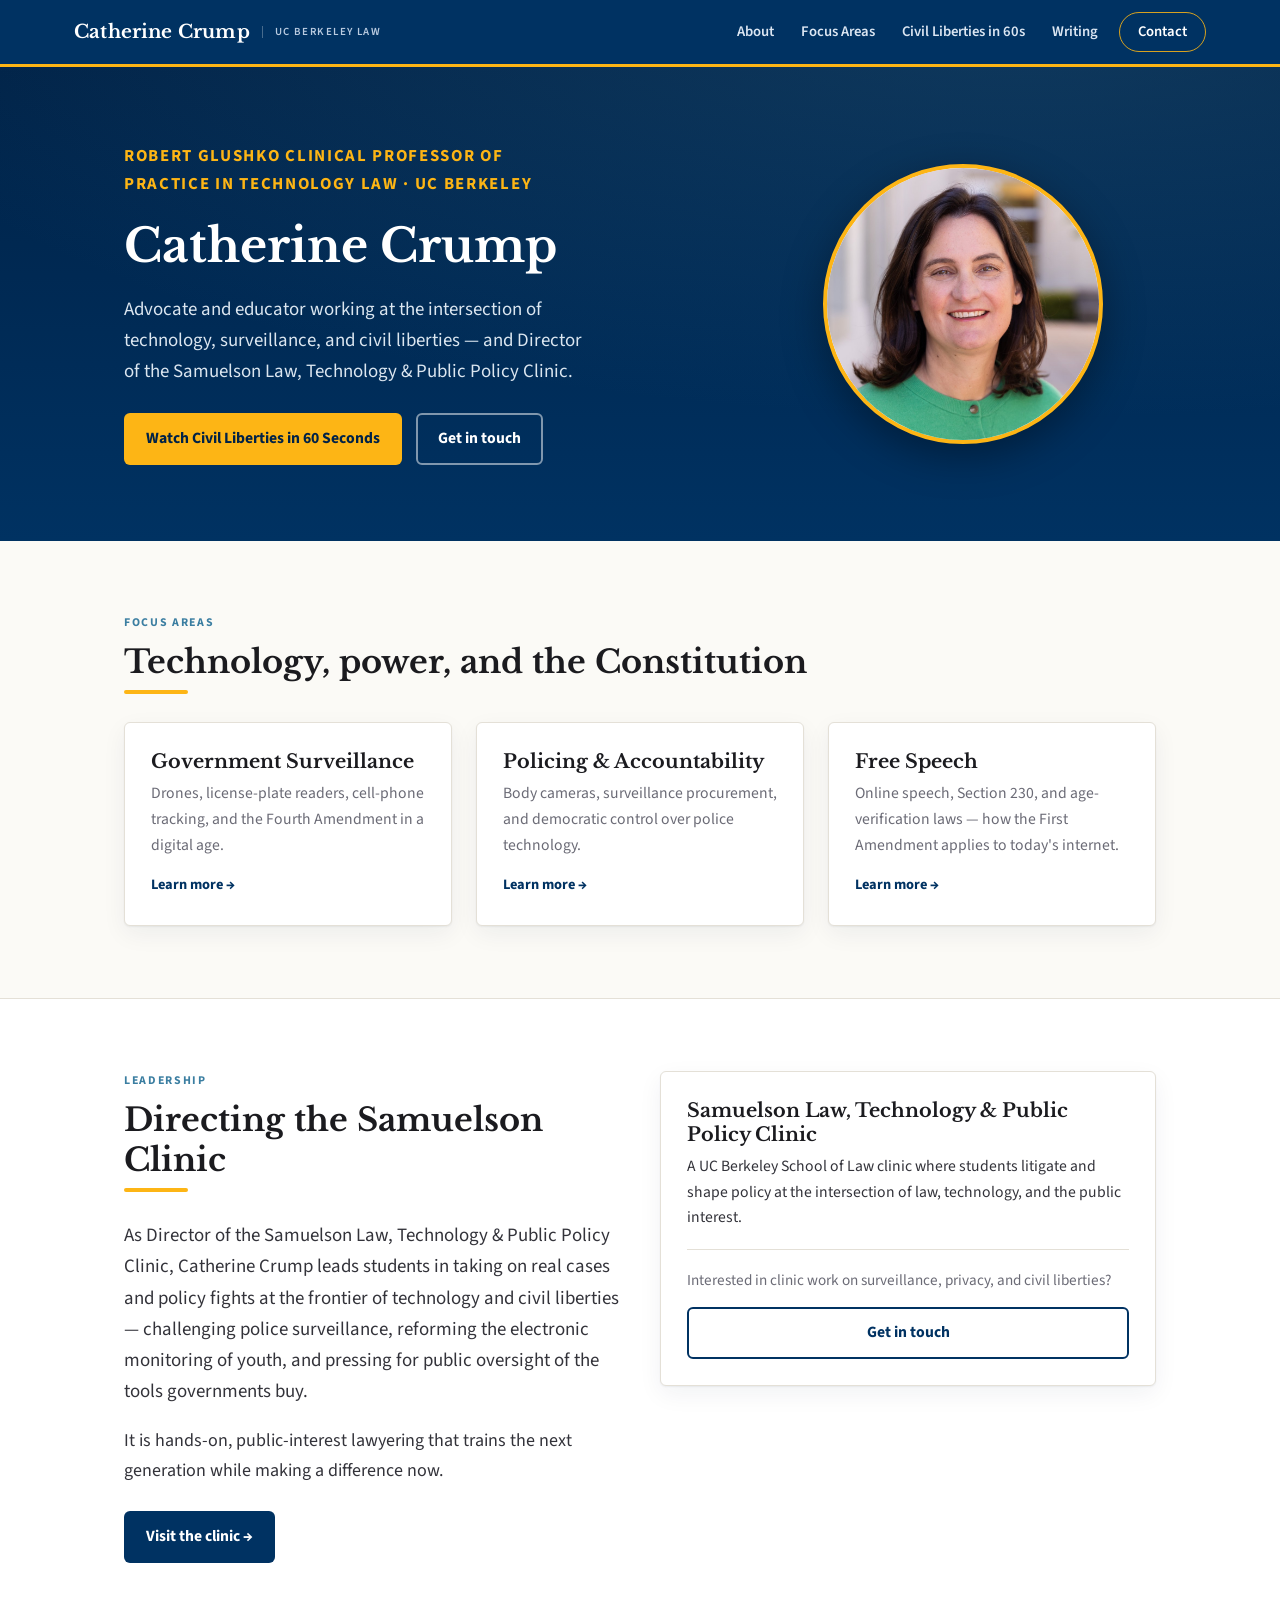
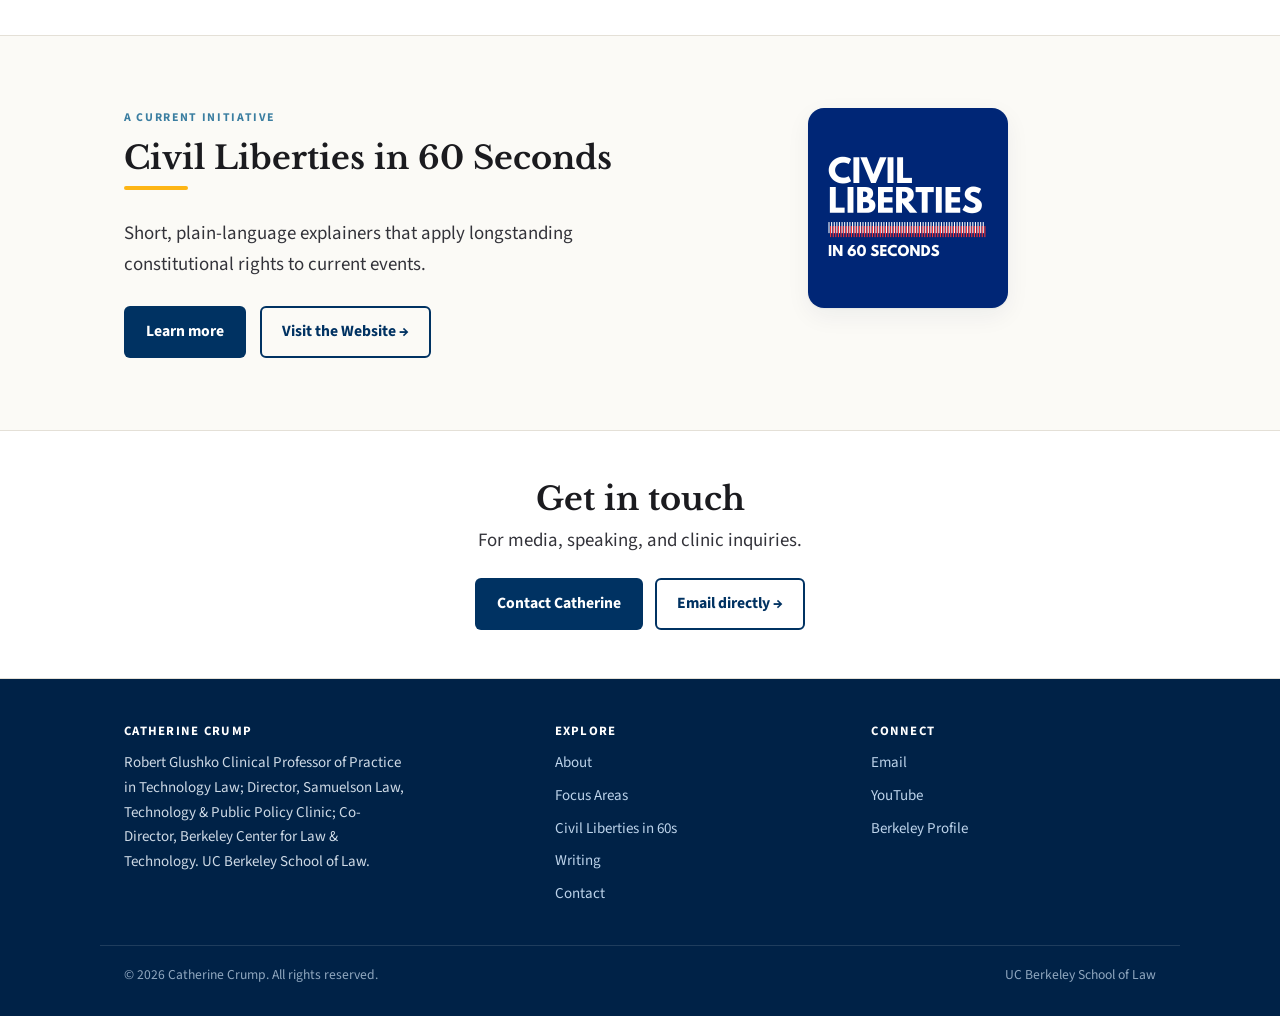
<file: index.html>
<!DOCTYPE html>
<html lang="en">
<head>
  <meta charset="UTF-8" />
  <meta name="viewport" content="width=device-width, initial-scale=1.0" />
  <title>Catherine Crump — Technology, Surveillance &amp; Civil Liberties</title>
  <meta name="description" content="Catherine Crump is the Robert Glushko Clinical Professor of Practice in Technology Law at UC Berkeley and Director of the Samuelson Law, Technology & Public Policy Clinic." />
  <link rel="icon" type="image/png" href="assets/favicon.png" />
  <link rel="apple-touch-icon" href="assets/apple-touch-icon.png" />
  <link rel="preconnect" href="https://fonts.googleapis.com" />
  <link rel="preconnect" href="https://fonts.gstatic.com" crossorigin />
  <link href="https://fonts.googleapis.com/css2?family=Libre+Baskerville:ital,wght@0,400;0,700;1,400&family=Source+Sans+3:wght@400;600;700&display=swap" rel="stylesheet" />
  <link rel="stylesheet" href="css/style.css" />
</head>
<body>
  <!-- HEADER -->
  <header class="site-header">
    <nav class="nav">
      <a class="brand" href="/">Catherine Crump <span class="brand-sub">UC Berkeley Law</span></a>
      <button class="nav-toggle" aria-label="Menu" aria-expanded="false">☰</button>
      <ul class="nav-links">
        <li><a href="about">About</a></li>
        <li><a href="areas-of-focus">Focus Areas</a></li>
        <li><a href="civil-liberties-60">Civil Liberties in 60s</a></li>
        <li><a href="writing">Writing</a></li>
        <li><a href="contact" class="nav-cta">Contact</a></li>
      </ul>
    </nav>
  </header>

  <!-- HERO -->
  <section class="hero">
    <div class="container hero-grid">
      <div>
        <p class="title">Robert Glushko Clinical Professor of Practice in Technology Law · UC Berkeley</p>
        <h1>Catherine Crump</h1>
        <p>Advocate and educator working at the intersection of technology, surveillance, and civil liberties — and Director of the Samuelson Law, Technology &amp; Public Policy Clinic.</p>
        <div class="hero-cta">
          <a class="btn btn-gold" href="civil-liberties-60">Watch Civil Liberties in 60 Seconds</a>
          <a class="btn btn-ghost" href="contact">Get in touch</a>
        </div>
      </div>
      <div>
        <div class="portrait">
          <img src="assets/catherine-crump.jpg" alt="Portrait of Catherine Crump" id="portrait" />
        </div>
      </div>
    </div>
  </section>

  <!-- FOCUS AREAS -->
  <section class="section">
    <div class="container">
      <p class="eyebrow">Focus Areas</p>
      <h2 class="section-title">Technology, power, and the Constitution</h2>
      <div class="rule"></div>
      <div class="grid-3">
        <a class="card card-link" href="areas-of-focus#government-surveillance">
          <h3>Government Surveillance</h3>
          <p>Drones, license-plate readers, cell-phone tracking, and the Fourth Amendment in a digital age.</p>
          <span class="card-more">Learn more →</span>
        </a>
        <a class="card card-link" href="areas-of-focus#policing-accountability">
          <h3>Policing &amp; Accountability</h3>
          <p>Body cameras, surveillance procurement, and democratic control over police technology.</p>
          <span class="card-more">Learn more →</span>
        </a>
        <a class="card card-link" href="areas-of-focus#free-speech">
          <h3>Free Speech</h3>
          <p>Online speech, Section 230, and age-verification laws — how the First Amendment applies to today's internet.</p>
          <span class="card-more">Learn more →</span>
        </a>
      </div>
    </div>
  </section>

  <!-- CLINIC (leadership / impact) -->
  <section class="section section--alt">
    <div class="container grid-2">
      <div>
        <p class="eyebrow">Leadership</p>
        <h2 class="section-title">Directing the Samuelson Clinic</h2>
        <div class="rule"></div>
        <p class="lead">As Director of the Samuelson Law, Technology &amp; Public Policy Clinic, Catherine Crump leads students in taking on real cases and policy fights at the frontier of technology and civil liberties — challenging police surveillance, reforming the electronic monitoring of youth, and pressing for public oversight of the tools governments buy.</p>
        <p>It is hands-on, public-interest lawyering that trains the next generation while making a difference now.</p>
        <div class="hero-cta">
          <a class="btn btn-blue" href="https://www.law.berkeley.edu/experiential/clinics/samuelson-law-technology-public-policy-clinic/" target="_blank" rel="noopener">Visit the clinic →</a>
        </div>
      </div>
      <aside>
        <div class="card">
          <h3>Samuelson Law, Technology &amp; Public Policy Clinic</h3>
          <p style="color:var(--body)">A UC Berkeley School of Law clinic where students litigate and shape policy at the intersection of law, technology, and the public interest.</p>
          <hr style="border:none;border-top:1px solid var(--line);margin:18px 0" />
          <p style="margin:0;font-size:0.95rem;color:var(--muted)">Interested in clinic work on surveillance, privacy, and civil liberties?</p>
          <a class="btn btn-ghost" style="color:var(--berkeley-blue);border-color:var(--berkeley-blue);width:100%;text-align:center;margin-top:14px" href="contact">Get in touch</a>
        </div>
      </aside>
    </div>
  </section>

  <!-- CL60 -->
  <section class="section">
    <div class="container grid-2">
      <div>
        <p class="eyebrow">A current initiative</p>
        <h2 class="section-title">Civil Liberties in 60 Seconds</h2>
        <div class="rule"></div>
        <p class="lead">Short, plain-language explainers that apply longstanding constitutional rights to current events.</p>
        <div class="hero-cta">
          <a class="btn btn-blue" href="civil-liberties-60">Learn more</a>
          <a class="btn btn-ghost" style="color:var(--berkeley-blue);border-color:var(--berkeley-blue)" href="https://homejeopardy.github.io/civil-liberties-60/" target="_blank" rel="noopener">Visit the Website →</a>
        </div>
      </div>
      <div style="text-align:center">
        <a href="https://homejeopardy.github.io/civil-liberties-60/" target="_blank" rel="noopener" aria-label="Visit the Civil Liberties in 60 Seconds website">
          <img src="assets/cl60-logo.png" alt="Civil Liberties in 60 Seconds logo" style="width:200px;margin:0 auto;border-radius:16px;box-shadow:var(--shadow)" />
        </a>
      </div>
    </div>
  </section>

  <!-- CLOSING CTA -->
  <section class="section--tight section--alt">
    <div class="container" style="text-align:center">
      <h2 class="section-title" style="margin-bottom:6px">Get in touch</h2>
      <p class="lead" style="margin:0 auto 22px">For media, speaking, and clinic inquiries.</p>
      <div class="contact-links" style="justify-content:center">
        <a class="btn btn-blue" href="contact">Contact Catherine</a>
        <a class="btn btn-ghost" style="color:var(--berkeley-blue);border-color:var(--berkeley-blue)" href="mailto:ccrump@clinical.law.berkeley.edu">Email directly →</a>
      </div>
    </div>
  </section>

  <!-- FOOTER -->
  <footer class="site-footer">
    <div class="container footer-grid">
      <div>
        <h4>Catherine Crump</h4>
        <p style="margin:0;max-width:40ch">Robert Glushko Clinical Professor of Practice in Technology Law; Director, Samuelson Law, Technology &amp; Public Policy Clinic; Co-Director, Berkeley Center for Law &amp; Technology. UC Berkeley School of Law.</p>
      </div>
      <div>
        <h4>Explore</h4>
        <ul>
          <li><a href="about">About</a></li>
          <li><a href="areas-of-focus">Focus Areas</a></li>
          <li><a href="civil-liberties-60">Civil Liberties in 60s</a></li>
          <li><a href="writing">Writing</a></li>
          <li><a href="contact">Contact</a></li>
        </ul>
      </div>
      <div>
        <h4>Connect</h4>
        <ul>
          <li><a href="mailto:ccrump@clinical.law.berkeley.edu">Email</a></li>
          <li><a href="https://www.youtube.com/@profcrump" target="_blank" rel="noopener">YouTube</a></li>
          <li><a href="https://www.law.berkeley.edu/our-faculty/faculty-profiles/catherine-crump/" target="_blank" rel="noopener">Berkeley Profile</a></li>
        </ul>
      </div>
    </div>
    <div class="container footer-bottom">
      <span>© <span id="year">2026</span> Catherine Crump. All rights reserved.</span>
      <span>UC Berkeley School of Law</span>
    </div>
  </footer>

  <script src="js/main.js"></script>
  <script>document.getElementById("year").textContent = new Date().getFullYear();</script>
</body>
</html>
</file>
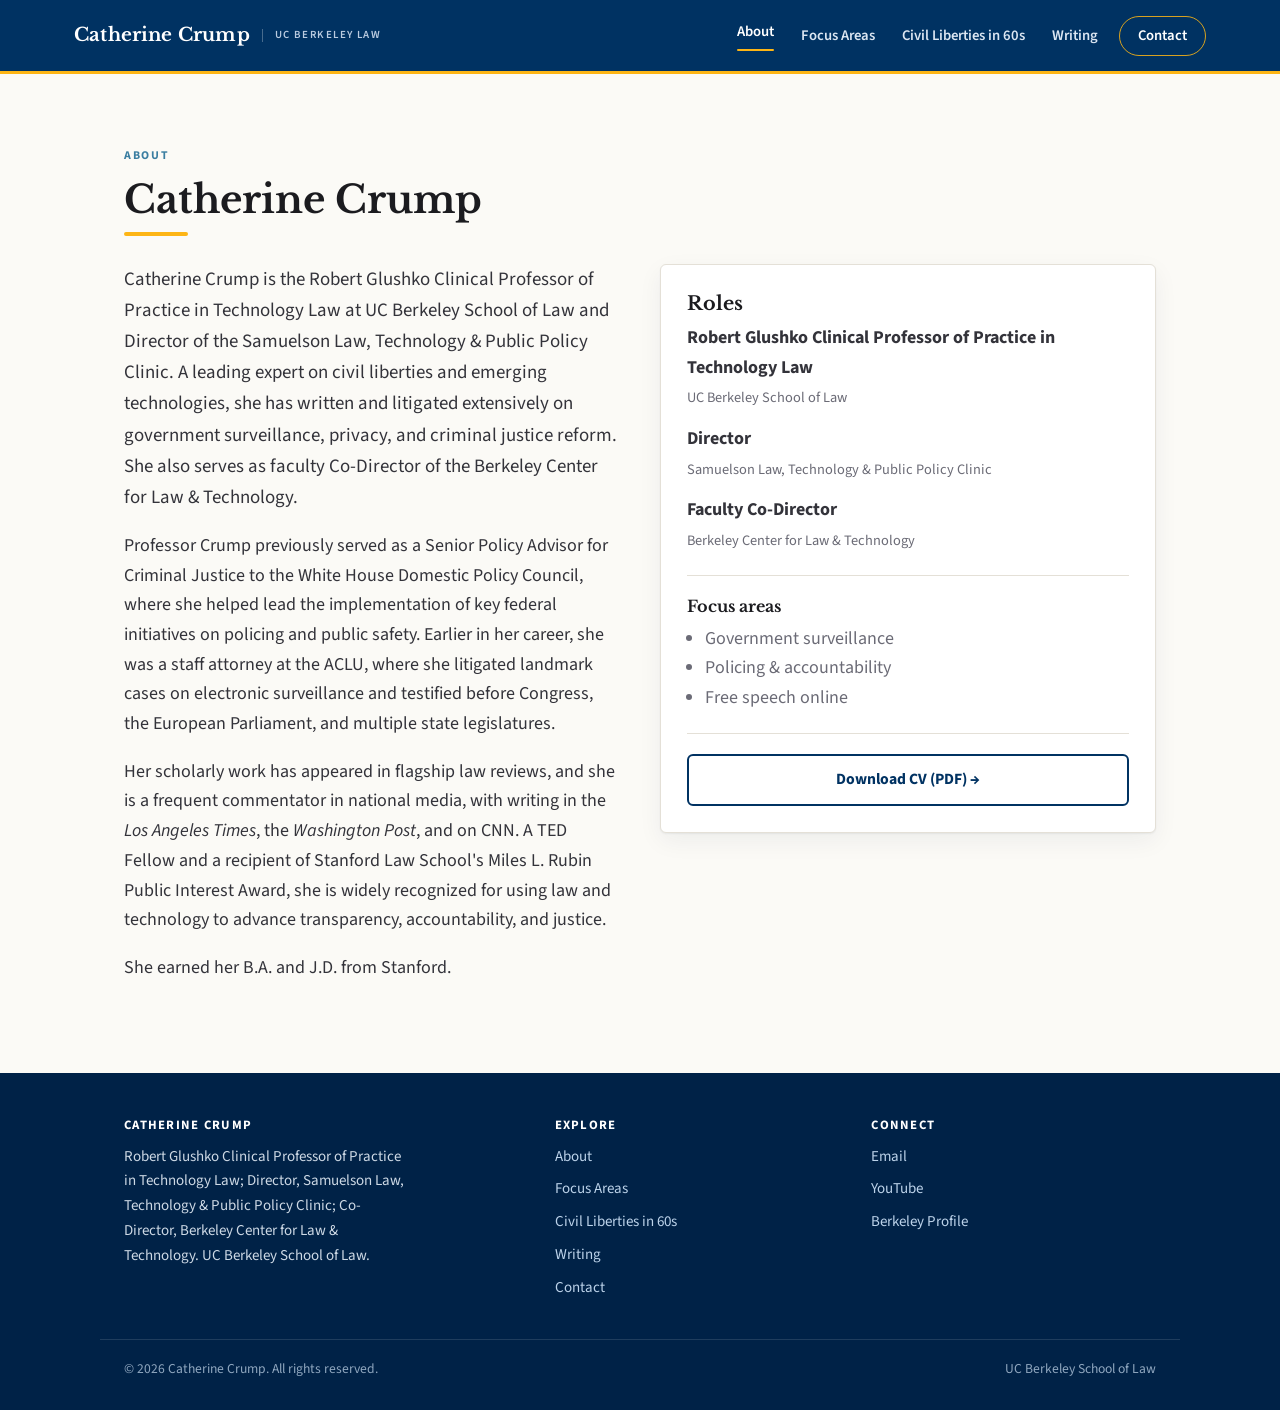
<file: about.html>
<!DOCTYPE html>
<html lang="en">
<head>
  <meta charset="UTF-8" />
  <meta name="viewport" content="width=device-width, initial-scale=1.0" />
  <title>About — Catherine Crump</title>
  <meta name="description" content="About Catherine Crump — Robert Glushko Clinical Professor of Practice in Technology Law at UC Berkeley, Director of the Samuelson Clinic, and a leading voice on surveillance and civil liberties." />
  <link rel="icon" type="image/png" href="assets/favicon.png" />
  <link rel="apple-touch-icon" href="assets/apple-touch-icon.png" />
  <link rel="preconnect" href="https://fonts.googleapis.com" />
  <link rel="preconnect" href="https://fonts.gstatic.com" crossorigin />
  <link href="https://fonts.googleapis.com/css2?family=Libre+Baskerville:ital,wght@0,400;0,700;1,400&family=Source+Sans+3:wght@400;600;700&display=swap" rel="stylesheet" />
  <link rel="stylesheet" href="css/style.css" />
</head>
<body>
  <header class="site-header">
    <nav class="nav">
      <a class="brand" href="/">Catherine Crump <span class="brand-sub">UC Berkeley Law</span></a>
      <button class="nav-toggle" aria-label="Menu" aria-expanded="false">☰</button>
      <ul class="nav-links">
        <li><a href="about" class="active">About</a></li>
        <li><a href="areas-of-focus">Focus Areas</a></li>
        <li><a href="civil-liberties-60">Civil Liberties in 60s</a></li>
        <li><a href="writing">Writing</a></li>
        <li><a href="contact" class="nav-cta">Contact</a></li>
      </ul>
    </nav>
  </header>

  <section class="section">
    <div class="container">
      <p class="eyebrow">About</p>
      <h1 class="section-title" style="font-size:2.4rem">Catherine Crump</h1>
      <div class="rule"></div>

      <div class="grid-2">
        <div class="prose">
          <p class="lead">Catherine Crump is the Robert Glushko Clinical Professor of Practice in Technology Law at UC Berkeley School of Law and Director of the Samuelson Law, Technology &amp; Public Policy Clinic. A leading expert on civil liberties and emerging technologies, she has written and litigated extensively on government surveillance, privacy, and criminal justice reform. She also serves as faculty Co-Director of the Berkeley Center for Law &amp; Technology.</p>

          <p>Professor Crump previously served as a Senior Policy Advisor for Criminal Justice to the White House Domestic Policy Council, where she helped lead the implementation of key federal initiatives on policing and public safety. Earlier in her career, she was a staff attorney at the ACLU, where she litigated landmark cases on electronic surveillance and testified before Congress, the European Parliament, and multiple state legislatures.</p>

          <p>Her scholarly work has appeared in flagship law reviews, and she is a frequent commentator in national media, with writing in the <em>Los Angeles Times</em>, the <em>Washington Post</em>, and on CNN. A TED Fellow and a recipient of Stanford Law School's Miles L. Rubin Public Interest Award, she is widely recognized for using law and technology to advance transparency, accountability, and justice.</p>

          <p>She earned her B.A. and J.D. from Stanford.</p>
        </div>

        <aside>
          <div class="card">
            <h3>Roles</h3>
            <ul style="padding-left:0;list-style:none;margin:0;color:var(--body)">
              <li style="margin-bottom:12px"><strong>Robert Glushko Clinical Professor of Practice in Technology Law</strong><br><span style="color:var(--muted);font-size:0.9rem">UC Berkeley School of Law</span></li>
              <li style="margin-bottom:12px"><strong>Director</strong><br><span style="color:var(--muted);font-size:0.9rem">Samuelson Law, Technology &amp; Public Policy Clinic</span></li>
              <li><strong>Faculty Co-Director</strong><br><span style="color:var(--muted);font-size:0.9rem">Berkeley Center for Law &amp; Technology</span></li>
            </ul>
            <hr style="border:none;border-top:1px solid var(--line);margin:20px 0" />
            <h3 style="font-size:1rem">Focus areas</h3>
            <ul style="padding-left:18px;margin:0;color:var(--muted)">
              <li>Government surveillance</li>
              <li>Policing &amp; accountability</li>
              <li>Free speech online</li>
            </ul>
            <hr style="border:none;border-top:1px solid var(--line);margin:20px 0" />
            <a class="btn btn-ghost" style="color:var(--berkeley-blue);border-color:var(--berkeley-blue);width:100%;text-align:center" href="https://www.law.berkeley.edu/library/resources/cvs/Crump.pdf" target="_blank" rel="noopener">Download CV (PDF) →</a>
          </div>
        </aside>
      </div>
    </div>
  </section>

  <footer class="site-footer">
    <div class="container footer-grid">
      <div>
        <h4>Catherine Crump</h4>
        <p style="margin:0;max-width:40ch">Robert Glushko Clinical Professor of Practice in Technology Law; Director, Samuelson Law, Technology &amp; Public Policy Clinic; Co-Director, Berkeley Center for Law &amp; Technology. UC Berkeley School of Law.</p>
      </div>
      <div>
        <h4>Explore</h4>
        <ul>
          <li><a href="about">About</a></li>
          <li><a href="areas-of-focus">Focus Areas</a></li>
          <li><a href="civil-liberties-60">Civil Liberties in 60s</a></li>
          <li><a href="writing">Writing</a></li>
          <li><a href="contact">Contact</a></li>
        </ul>
      </div>
      <div>
        <h4>Connect</h4>
        <ul>
          <li><a href="mailto:ccrump@clinical.law.berkeley.edu">Email</a></li>
          <li><a href="https://www.youtube.com/@profcrump" target="_blank" rel="noopener">YouTube</a></li>
          <li><a href="https://www.law.berkeley.edu/our-faculty/faculty-profiles/catherine-crump/" target="_blank" rel="noopener">Berkeley Profile</a></li>
        </ul>
      </div>
    </div>
    <div class="container footer-bottom">
      <span>© <span id="year">2026</span> Catherine Crump. All rights reserved.</span>
      <span>UC Berkeley School of Law</span>
    </div>
  </footer>

  <script src="js/main.js"></script>
  <script>document.getElementById("year").textContent = new Date().getFullYear();</script>
</body>
</html>
</file>
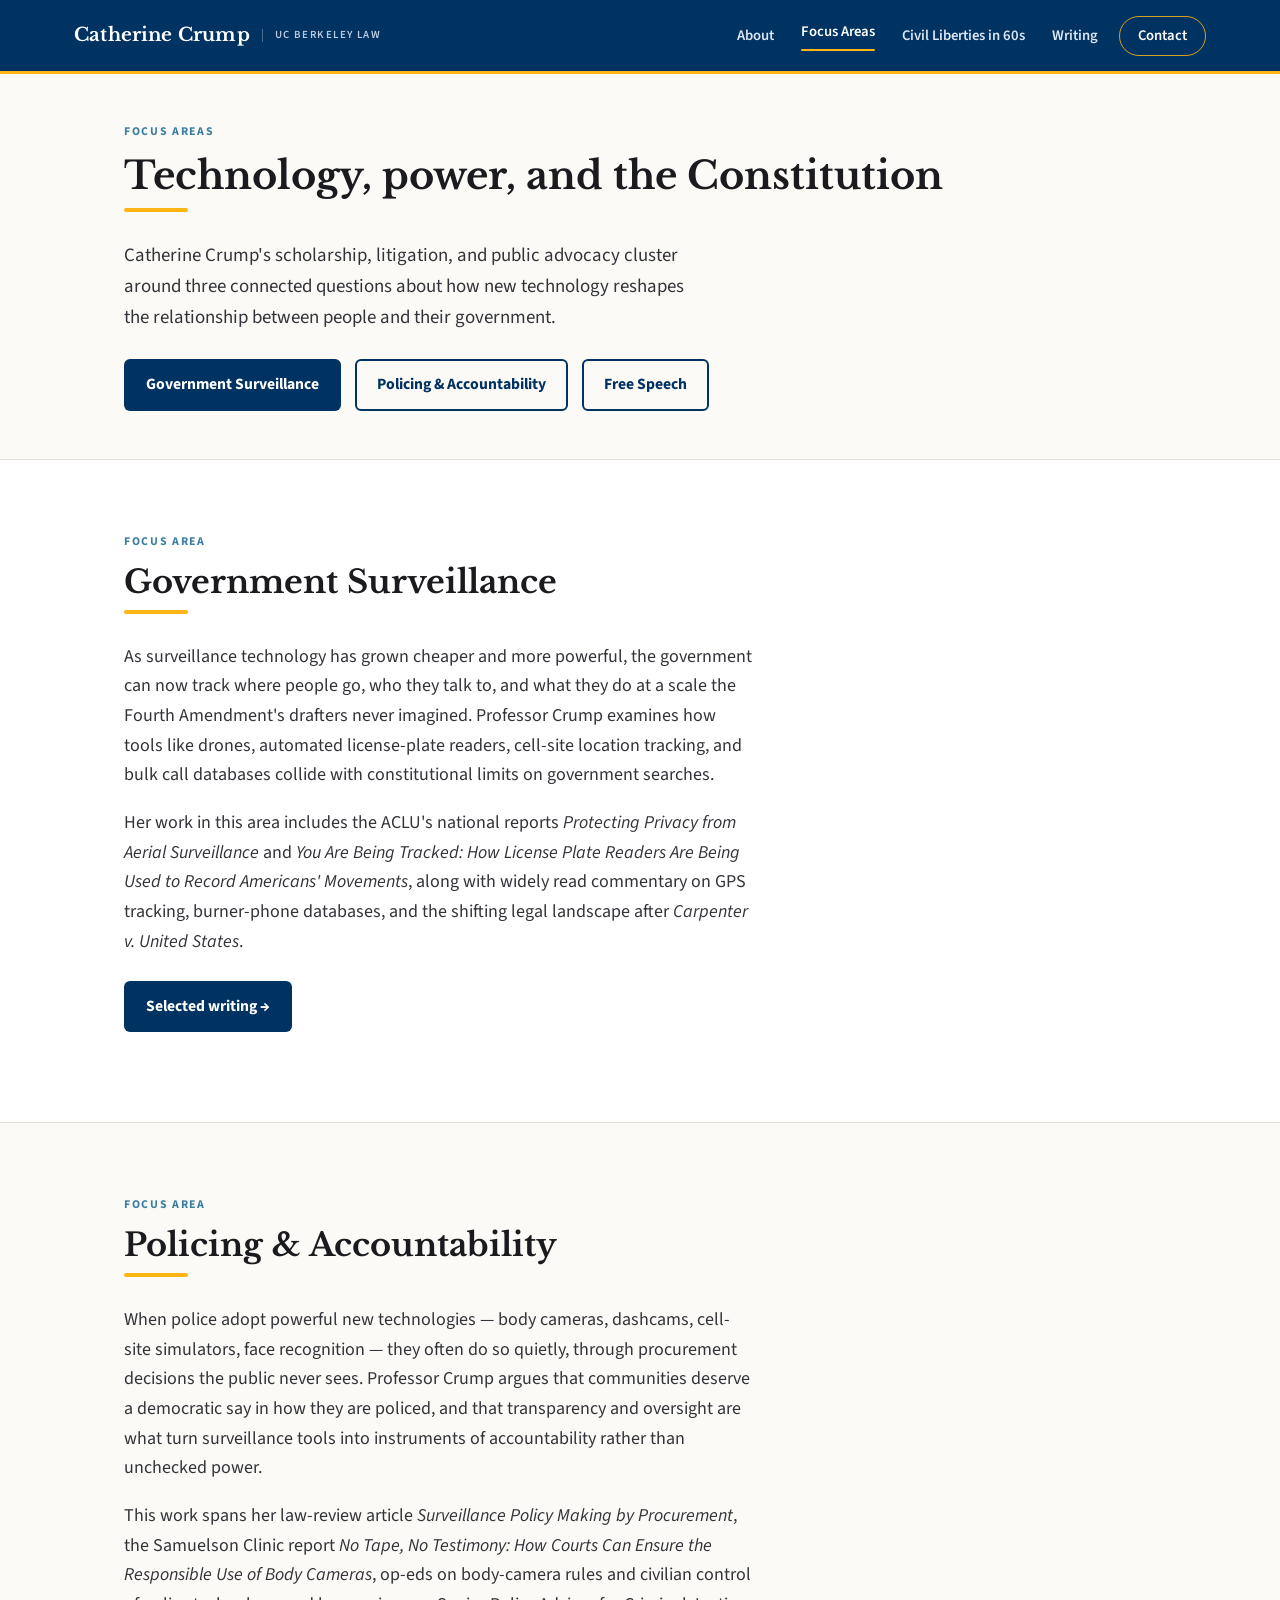
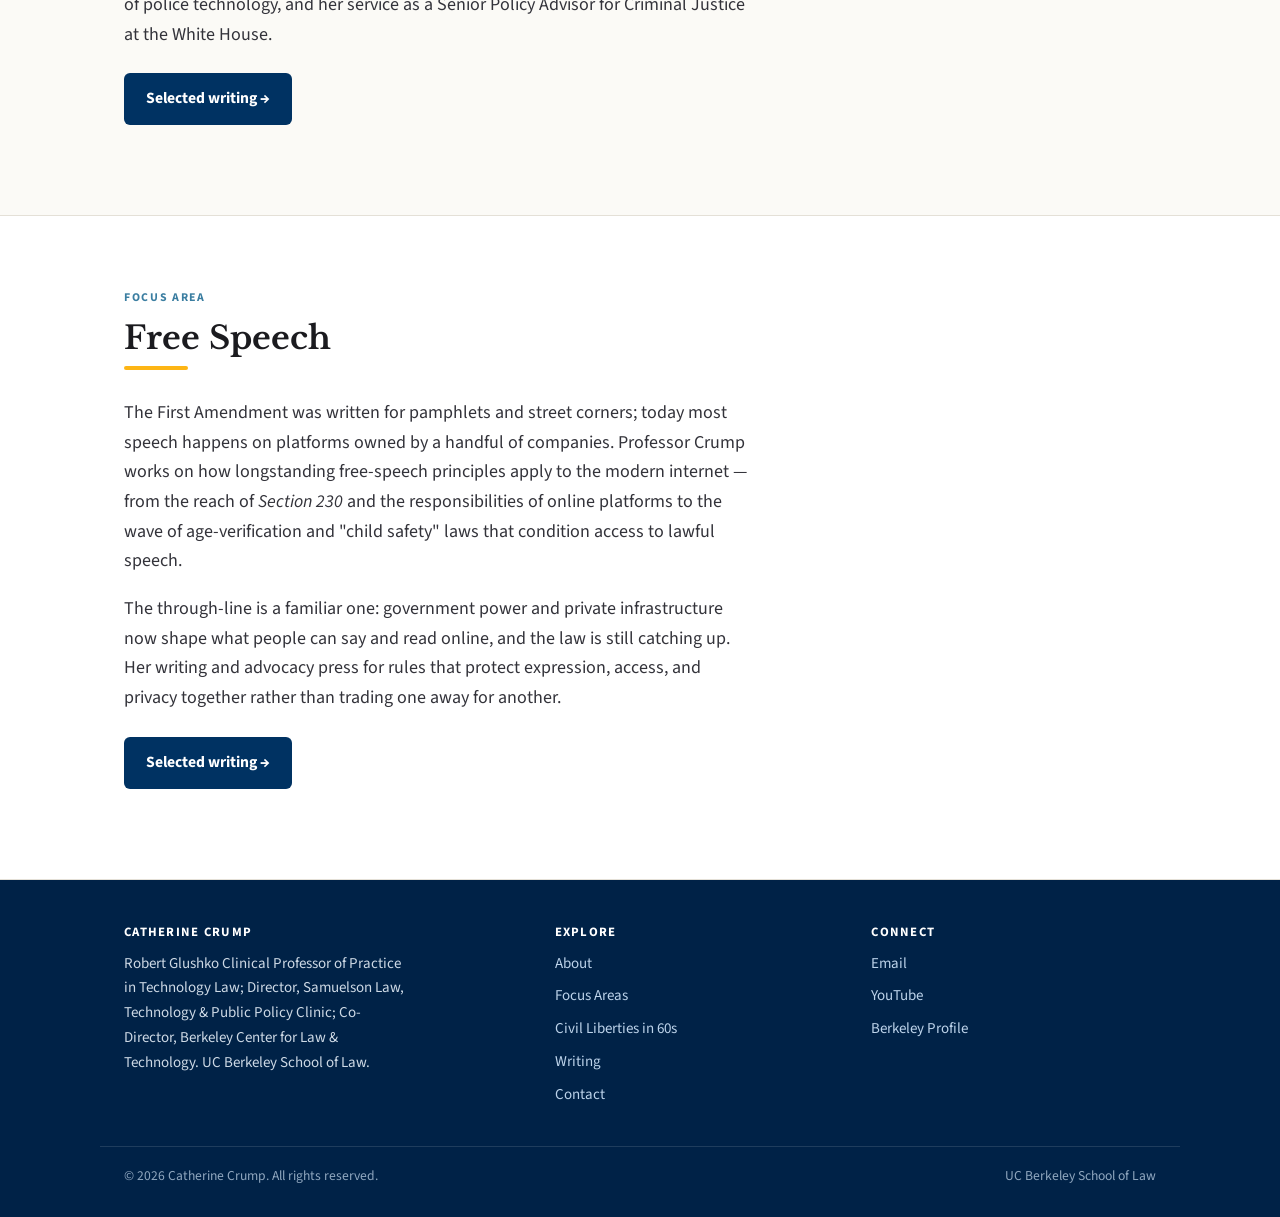
<file: areas-of-focus.html>
<!DOCTYPE html>
<html lang="en">
<head>
  <meta charset="UTF-8" />
  <meta name="viewport" content="width=device-width, initial-scale=1.0" />
  <title>Focus Areas — Catherine Crump</title>
  <meta name="description" content="Catherine Crump's focus areas: government surveillance, policing and accountability, and free speech online." />
  <link rel="icon" type="image/png" href="assets/favicon.png" />
  <link rel="apple-touch-icon" href="assets/apple-touch-icon.png" />
  <link rel="preconnect" href="https://fonts.googleapis.com" />
  <link rel="preconnect" href="https://fonts.gstatic.com" crossorigin />
  <link href="https://fonts.googleapis.com/css2?family=Libre+Baskerville:ital,wght@0,400;0,700;1,400&family=Source+Sans+3:wght@400;600;700&display=swap" rel="stylesheet" />
  <link rel="stylesheet" href="css/style.css" />
</head>
<body>
  <header class="site-header">
    <nav class="nav">
      <a class="brand" href="/">Catherine Crump <span class="brand-sub">UC Berkeley Law</span></a>
      <button class="nav-toggle" aria-label="Menu" aria-expanded="false">☰</button>
      <ul class="nav-links">
        <li><a href="about">About</a></li>
        <li><a href="areas-of-focus" class="active">Focus Areas</a></li>
        <li><a href="civil-liberties-60">Civil Liberties in 60s</a></li>
        <li><a href="writing">Writing</a></li>
        <li><a href="contact" class="nav-cta">Contact</a></li>
      </ul>
    </nav>
  </header>

  <!-- INTRO -->
  <section class="section section--tight">
    <div class="container">
      <p class="eyebrow">Focus Areas</p>
      <h1 class="section-title" style="font-size:2.4rem">Technology, power, and the Constitution</h1>
      <div class="rule"></div>
      <p class="lead" style="max-width:64ch">Catherine Crump's scholarship, litigation, and public advocacy cluster around three connected questions about how new technology reshapes the relationship between people and their government.</p>
      <div class="hero-cta">
        <a class="btn btn-blue" href="#government-surveillance">Government Surveillance</a>
        <a class="btn btn-ghost" style="color:var(--berkeley-blue);border-color:var(--berkeley-blue)" href="#policing-accountability">Policing &amp; Accountability</a>
        <a class="btn btn-ghost" style="color:var(--berkeley-blue);border-color:var(--berkeley-blue)" href="#free-speech">Free Speech</a>
      </div>
    </div>
  </section>

  <!-- GOVERNMENT SURVEILLANCE -->
  <section class="section section--alt focus-section" id="government-surveillance">
    <div class="container">
      <p class="eyebrow">Focus Area</p>
      <h2 class="section-title">Government Surveillance</h2>
      <div class="rule"></div>
      <div class="prose" style="max-width:70ch">
        <p>As surveillance technology has grown cheaper and more powerful, the government can now track where people go, who they talk to, and what they do at a scale the Fourth Amendment's drafters never imagined. Professor Crump examines how tools like drones, automated license-plate readers, cell-site location tracking, and bulk call databases collide with constitutional limits on government searches.</p>
        <p>Her work in this area includes the ACLU's national reports <em>Protecting Privacy from Aerial Surveillance</em> and <em>You Are Being Tracked: How License Plate Readers Are Being Used to Record Americans' Movements</em>, along with widely read commentary on GPS tracking, burner-phone databases, and the shifting legal landscape after <em>Carpenter v. United States</em>.</p>
      </div>
      <p style="margin-top:24px"><a class="btn btn-blue" href="writing">Selected writing →</a></p>
    </div>
  </section>

  <!-- POLICING & ACCOUNTABILITY -->
  <section class="section focus-section" id="policing-accountability">
    <div class="container">
      <p class="eyebrow">Focus Area</p>
      <h2 class="section-title">Policing &amp; Accountability</h2>
      <div class="rule"></div>
      <div class="prose" style="max-width:70ch">
        <p>When police adopt powerful new technologies — body cameras, dashcams, cell-site simulators, face recognition — they often do so quietly, through procurement decisions the public never sees. Professor Crump argues that communities deserve a democratic say in how they are policed, and that transparency and oversight are what turn surveillance tools into instruments of accountability rather than unchecked power.</p>
        <p>This work spans her law-review article <em>Surveillance Policy Making by Procurement</em>, the Samuelson Clinic report <em>No Tape, No Testimony: How Courts Can Ensure the Responsible Use of Body Cameras</em>, op-eds on body-camera rules and civilian control of police technology, and her service as a Senior Policy Advisor for Criminal Justice at the White House.</p>
      </div>
      <p style="margin-top:24px"><a class="btn btn-blue" href="writing">Selected writing →</a></p>
    </div>
  </section>

  <!-- FREE SPEECH -->
  <section class="section section--alt focus-section" id="free-speech">
    <div class="container">
      <p class="eyebrow">Focus Area</p>
      <h2 class="section-title">Free Speech</h2>
      <div class="rule"></div>
      <div class="prose" style="max-width:70ch">
        <p>The First Amendment was written for pamphlets and street corners; today most speech happens on platforms owned by a handful of companies. Professor Crump works on how longstanding free-speech principles apply to the modern internet — from the reach of <em>Section 230</em> and the responsibilities of online platforms to the wave of age-verification and "child safety" laws that condition access to lawful speech.</p>
        <p>The through-line is a familiar one: government power and private infrastructure now shape what people can say and read online, and the law is still catching up. Her writing and advocacy press for rules that protect expression, access, and privacy together rather than trading one away for another.</p>
      </div>
      <p style="margin-top:24px"><a class="btn btn-blue" href="writing">Selected writing →</a></p>
    </div>
  </section>

  <footer class="site-footer">
    <div class="container footer-grid">
      <div>
        <h4>Catherine Crump</h4>
        <p style="margin:0;max-width:40ch">Robert Glushko Clinical Professor of Practice in Technology Law; Director, Samuelson Law, Technology &amp; Public Policy Clinic; Co-Director, Berkeley Center for Law &amp; Technology. UC Berkeley School of Law.</p>
      </div>
      <div>
        <h4>Explore</h4>
        <ul>
          <li><a href="about">About</a></li>
          <li><a href="areas-of-focus">Focus Areas</a></li>
          <li><a href="civil-liberties-60">Civil Liberties in 60s</a></li>
          <li><a href="writing">Writing</a></li>
          <li><a href="contact">Contact</a></li>
        </ul>
      </div>
      <div>
        <h4>Connect</h4>
        <ul>
          <li><a href="mailto:ccrump@clinical.law.berkeley.edu">Email</a></li>
          <li><a href="https://www.youtube.com/@profcrump" target="_blank" rel="noopener">YouTube</a></li>
          <li><a href="https://www.law.berkeley.edu/our-faculty/faculty-profiles/catherine-crump/" target="_blank" rel="noopener">Berkeley Profile</a></li>
        </ul>
      </div>
    </div>
    <div class="container footer-bottom">
      <span>© <span id="year">2026</span> Catherine Crump. All rights reserved.</span>
      <span>UC Berkeley School of Law</span>
    </div>
  </footer>

  <script src="js/main.js"></script>
  <script>document.getElementById("year").textContent = new Date().getFullYear();</script>
</body>
</html>
</file>
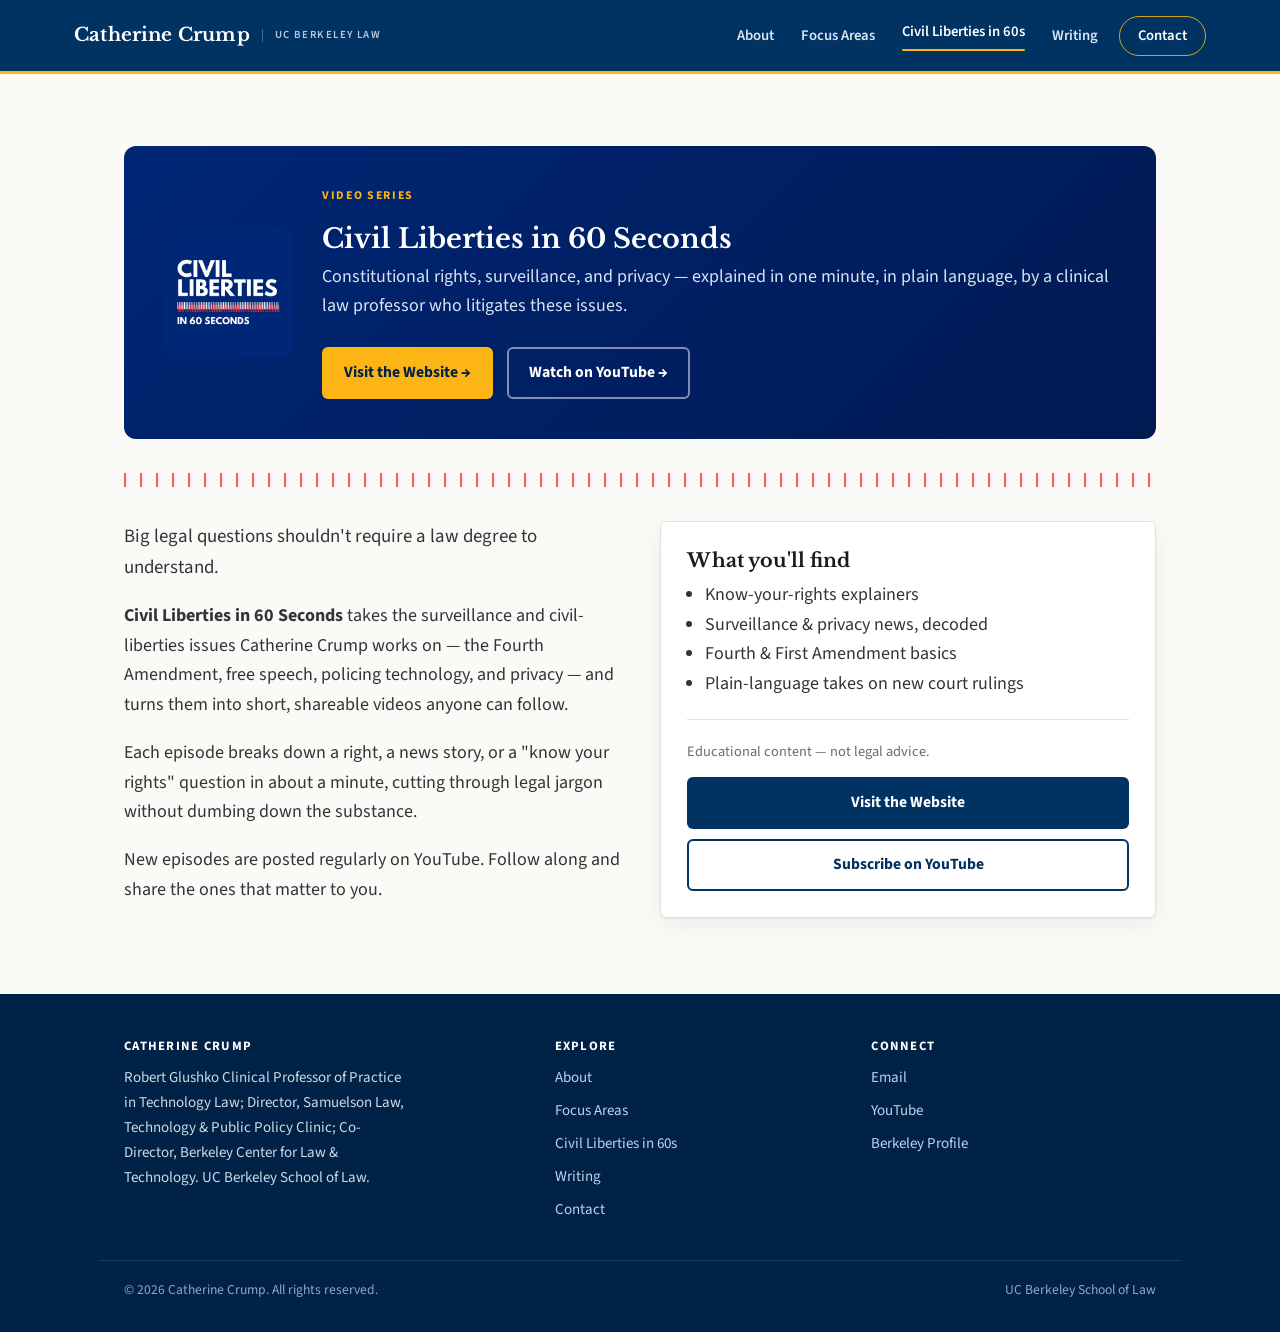
<file: civil-liberties-60.html>
<!DOCTYPE html>
<html lang="en">
<head>
  <meta charset="UTF-8" />
  <meta name="viewport" content="width=device-width, initial-scale=1.0" />
  <title>Civil Liberties in 60 Seconds — Catherine Crump</title>
  <meta name="description" content="Civil Liberties in 60 Seconds — short, plain-language videos by Catherine Crump explaining constitutional rights, surveillance, and privacy." />
  <link rel="icon" type="image/png" href="assets/favicon.png" />
  <link rel="apple-touch-icon" href="assets/apple-touch-icon.png" />
  <link rel="preconnect" href="https://fonts.googleapis.com" />
  <link rel="preconnect" href="https://fonts.gstatic.com" crossorigin />
  <link href="https://fonts.googleapis.com/css2?family=Libre+Baskerville:ital,wght@0,400;0,700;1,400&family=Source+Sans+3:wght@400;600;700&display=swap" rel="stylesheet" />
  <link rel="stylesheet" href="css/style.css" />
</head>
<body>
  <header class="site-header">
    <nav class="nav">
      <a class="brand" href="/">Catherine Crump <span class="brand-sub">UC Berkeley Law</span></a>
      <button class="nav-toggle" aria-label="Menu" aria-expanded="false">☰</button>
      <ul class="nav-links">
        <li><a href="about">About</a></li>
        <li><a href="areas-of-focus">Focus Areas</a></li>
        <li><a href="civil-liberties-60" class="active">Civil Liberties in 60s</a></li>
        <li><a href="writing">Writing</a></li>
        <li><a href="contact" class="nav-cta">Contact</a></li>
      </ul>
    </nav>
  </header>

  <section class="section">
    <div class="container">
      <div class="cl60-hero">
        <img src="assets/cl60-logo.png" alt="Civil Liberties in 60 Seconds logo" />
        <div>
          <p class="eyebrow" style="color:var(--california-gold)">Video Series</p>
          <h2>Civil Liberties in 60 Seconds</h2>
          <p>Constitutional rights, surveillance, and privacy — explained in one minute, in plain language, by a clinical law professor who litigates these issues.</p>
          <div class="hero-cta">
            <a class="btn btn-gold" href="https://homejeopardy.github.io/civil-liberties-60/" target="_blank" rel="noopener">Visit the Website →</a>
            <a class="btn btn-ghost" href="https://www.youtube.com/@profcrump" target="_blank" rel="noopener">Watch on YouTube →</a>
          </div>
        </div>
      </div>

      <div class="tick-divider"></div>

      <div class="grid-2">
        <div class="prose">
          <p class="lead">Big legal questions shouldn't require a law degree to understand.</p>
          <p><strong>Civil Liberties in 60 Seconds</strong> takes the surveillance and civil-liberties issues Catherine Crump works on — the Fourth Amendment, free speech, policing technology, and privacy — and turns them into short, shareable videos anyone can follow.</p>
          <p>Each episode breaks down a right, a news story, or a "know your rights" question in about a minute, cutting through legal jargon without dumbing down the substance.</p>
          <p>New episodes are posted regularly on YouTube. Follow along and share the ones that matter to you.</p>
        </div>

        <aside>
          <div class="card">
            <h3>What you'll find</h3>
            <ul style="padding-left:18px;margin:0 0 8px;color:var(--body)">
              <li>Know-your-rights explainers</li>
              <li>Surveillance &amp; privacy news, decoded</li>
              <li>Fourth &amp; First Amendment basics</li>
              <li>Plain-language takes on new court rulings</li>
            </ul>
            <hr style="border:none;border-top:1px solid var(--line);margin:20px 0" />
            <p style="font-size:0.9rem;color:var(--muted);margin:0 0 14px">Educational content — not legal advice.</p>
            <a class="btn btn-blue" style="width:100%;text-align:center" href="https://homejeopardy.github.io/civil-liberties-60/" target="_blank" rel="noopener">Visit the Website</a>
            <a class="btn btn-ghost" style="color:var(--berkeley-blue);border-color:var(--berkeley-blue);width:100%;text-align:center;margin-top:10px" href="https://www.youtube.com/@profcrump" target="_blank" rel="noopener">Subscribe on YouTube</a>
          </div>
        </aside>
      </div>
    </div>
  </section>

  <footer class="site-footer">
    <div class="container footer-grid">
      <div>
        <h4>Catherine Crump</h4>
        <p style="margin:0;max-width:40ch">Robert Glushko Clinical Professor of Practice in Technology Law; Director, Samuelson Law, Technology &amp; Public Policy Clinic; Co-Director, Berkeley Center for Law &amp; Technology. UC Berkeley School of Law.</p>
      </div>
      <div>
        <h4>Explore</h4>
        <ul>
          <li><a href="about">About</a></li>
          <li><a href="areas-of-focus">Focus Areas</a></li>
          <li><a href="civil-liberties-60">Civil Liberties in 60s</a></li>
          <li><a href="writing">Writing</a></li>
          <li><a href="contact">Contact</a></li>
        </ul>
      </div>
      <div>
        <h4>Connect</h4>
        <ul>
          <li><a href="mailto:ccrump@clinical.law.berkeley.edu">Email</a></li>
          <li><a href="https://www.youtube.com/@profcrump" target="_blank" rel="noopener">YouTube</a></li>
          <li><a href="https://www.law.berkeley.edu/our-faculty/faculty-profiles/catherine-crump/" target="_blank" rel="noopener">Berkeley Profile</a></li>
        </ul>
      </div>
    </div>
    <div class="container footer-bottom">
      <span>© <span id="year">2026</span> Catherine Crump. All rights reserved.</span>
      <span>UC Berkeley School of Law</span>
    </div>
  </footer>

  <script src="js/main.js"></script>
  <script>document.getElementById("year").textContent = new Date().getFullYear();</script>
</body>
</html>
</file>
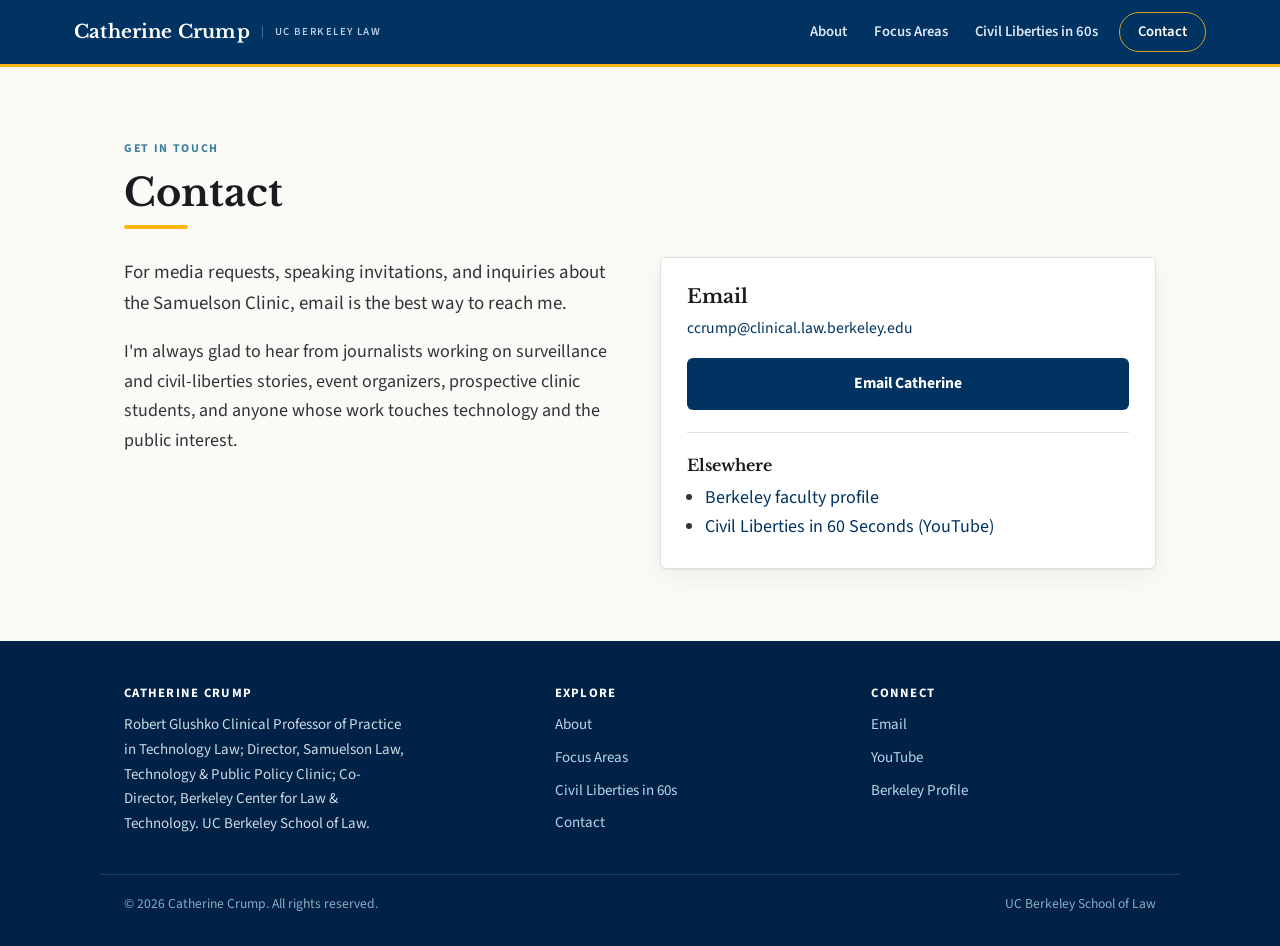
<file: contact.html>
<!DOCTYPE html>
<html lang="en">
<head>
  <meta charset="UTF-8" />
  <meta name="viewport" content="width=device-width, initial-scale=1.0" />
  <title>Contact — Catherine Crump</title>
  <meta name="description" content="Contact Catherine Crump for media, speaking, and clinic inquiries." />
  <link rel="icon" type="image/png" href="assets/favicon.png" />
  <link rel="apple-touch-icon" href="assets/apple-touch-icon.png" />
  <link rel="preconnect" href="https://fonts.googleapis.com" />
  <link rel="preconnect" href="https://fonts.gstatic.com" crossorigin />
  <link href="https://fonts.googleapis.com/css2?family=Libre+Baskerville:ital,wght@0,400;0,700;1,400&family=Source+Sans+3:wght@400;600;700&display=swap" rel="stylesheet" />
  <link rel="stylesheet" href="css/style.css" />
</head>
<body>
  <header class="site-header">
    <nav class="nav">
      <a class="brand" href="/">Catherine Crump <span class="brand-sub">UC Berkeley Law</span></a>
      <button class="nav-toggle" aria-label="Menu" aria-expanded="false">☰</button>
      <ul class="nav-links">
        <li><a href="about">About</a></li>
        <li><a href="areas-of-focus">Focus Areas</a></li>
        <li><a href="civil-liberties-60">Civil Liberties in 60s</a></li>
        <li><a href="contact" class="nav-cta">Contact</a></li>
      </ul>
    </nav>
  </header>

  <section class="section">
    <div class="container">
      <p class="eyebrow">Get in Touch</p>
      <h1 class="section-title" style="font-size:2.4rem">Contact</h1>
      <div class="rule"></div>

      <div class="grid-2">
        <div class="prose">
          <p class="lead">For media requests, speaking invitations, and inquiries about the Samuelson Clinic, email is the best way to reach me.</p>
          <p>I'm always glad to hear from journalists working on surveillance and civil-liberties stories, event organizers, prospective clinic students, and anyone whose work touches technology and the public interest.</p>
        </div>
        <aside>
          <div class="card">
            <h3>Email</h3>
            <p style="margin:0 0 16px"><a href="mailto:ccrump@clinical.law.berkeley.edu">ccrump@clinical.law.berkeley.edu</a></p>
            <a class="btn btn-blue" style="width:100%;text-align:center" href="mailto:ccrump@clinical.law.berkeley.edu">Email Catherine</a>
            <hr style="border:none;border-top:1px solid var(--line);margin:22px 0" />
            <h3 style="font-size:1rem">Elsewhere</h3>
            <ul style="padding-left:18px;margin:0;color:var(--body)">
              <li><a href="https://www.law.berkeley.edu/our-faculty/faculty-profiles/catherine-crump/" target="_blank" rel="noopener">Berkeley faculty profile</a></li>
              <li><a href="https://www.youtube.com/@profcrump" target="_blank" rel="noopener">Civil Liberties in 60 Seconds (YouTube)</a></li>
            </ul>
          </div>
        </aside>
      </div>
    </div>
  </section>

  <footer class="site-footer">
    <div class="container footer-grid">
      <div>
        <h4>Catherine Crump</h4>
        <p style="margin:0;max-width:40ch">Robert Glushko Clinical Professor of Practice in Technology Law; Director, Samuelson Law, Technology &amp; Public Policy Clinic; Co-Director, Berkeley Center for Law &amp; Technology. UC Berkeley School of Law.</p>
      </div>
      <div>
        <h4>Explore</h4>
        <ul>
          <li><a href="about">About</a></li>
          <li><a href="areas-of-focus">Focus Areas</a></li>
          <li><a href="civil-liberties-60">Civil Liberties in 60s</a></li>
          <li><a href="contact">Contact</a></li>
        </ul>
      </div>
      <div>
        <h4>Connect</h4>
        <ul>
          <li><a href="mailto:ccrump@clinical.law.berkeley.edu">Email</a></li>
          <li><a href="https://www.youtube.com/@profcrump" target="_blank" rel="noopener">YouTube</a></li>
          <li><a href="https://www.law.berkeley.edu/our-faculty/faculty-profiles/catherine-crump/" target="_blank" rel="noopener">Berkeley Profile</a></li>
        </ul>
      </div>
    </div>
    <div class="container footer-bottom">
      <span>© <span id="year">2026</span> Catherine Crump. All rights reserved.</span>
      <span>UC Berkeley School of Law</span>
    </div>
  </footer>

  <script src="js/main.js"></script>
  <script>document.getElementById("year").textContent = new Date().getFullYear();</script>
</body>
</html>
</file>
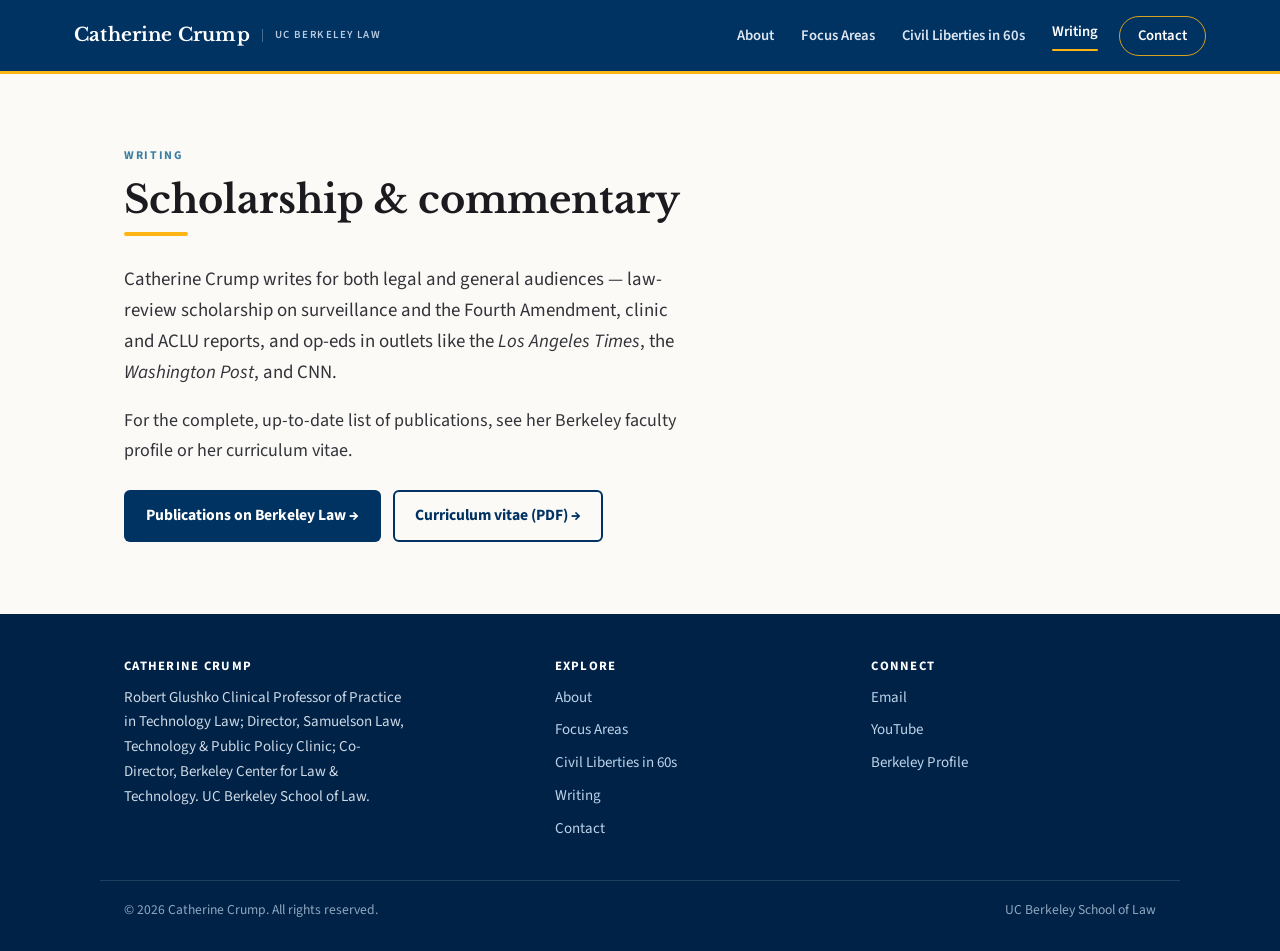
<file: writing.html>
<!DOCTYPE html>
<html lang="en">
<head>
  <meta charset="UTF-8" />
  <meta name="viewport" content="width=device-width, initial-scale=1.0" />
  <title>Writing — Catherine Crump</title>
  <meta name="description" content="Scholarship and commentary by Catherine Crump on surveillance, privacy, policing, and civil liberties — with links to her full publication list and CV." />
  <link rel="icon" type="image/png" href="assets/favicon.png" />
  <link rel="apple-touch-icon" href="assets/apple-touch-icon.png" />
  <link rel="preconnect" href="https://fonts.googleapis.com" />
  <link rel="preconnect" href="https://fonts.gstatic.com" crossorigin />
  <link href="https://fonts.googleapis.com/css2?family=Libre+Baskerville:ital,wght@0,400;0,700;1,400&family=Source+Sans+3:wght@400;600;700&display=swap" rel="stylesheet" />
  <link rel="stylesheet" href="css/style.css" />
</head>
<body>
  <header class="site-header">
    <nav class="nav">
      <a class="brand" href="/">Catherine Crump <span class="brand-sub">UC Berkeley Law</span></a>
      <button class="nav-toggle" aria-label="Menu" aria-expanded="false">☰</button>
      <ul class="nav-links">
        <li><a href="about">About</a></li>
        <li><a href="areas-of-focus">Focus Areas</a></li>
        <li><a href="civil-liberties-60">Civil Liberties in 60s</a></li>
        <li><a href="writing" class="active">Writing</a></li>
        <li><a href="contact" class="nav-cta">Contact</a></li>
      </ul>
    </nav>
  </header>

  <section class="section">
    <div class="container">
      <p class="eyebrow">Writing</p>
      <h1 class="section-title" style="font-size:2.4rem">Scholarship &amp; commentary</h1>
      <div class="rule"></div>
      <div class="prose" style="max-width:64ch">
        <p class="lead">Catherine Crump writes for both legal and general audiences — law-review scholarship on surveillance and the Fourth Amendment, clinic and ACLU reports, and op-eds in outlets like the <em>Los Angeles Times</em>, the <em>Washington Post</em>, and CNN.</p>
        <p>For the complete, up-to-date list of publications, see her Berkeley faculty profile or her curriculum vitae.</p>
      </div>
      <div class="contact-links" style="margin-top:24px">
        <a class="btn btn-blue" href="https://www.law.berkeley.edu/our-faculty/faculty-profiles/catherine-crump/" target="_blank" rel="noopener">Publications on Berkeley Law →</a>
        <a class="btn btn-ghost" style="color:var(--berkeley-blue);border-color:var(--berkeley-blue)" href="https://www.law.berkeley.edu/library/resources/cvs/Crump.pdf" target="_blank" rel="noopener">Curriculum vitae (PDF) →</a>
      </div>
    </div>
  </section>

  <footer class="site-footer">
    <div class="container footer-grid">
      <div>
        <h4>Catherine Crump</h4>
        <p style="margin:0;max-width:40ch">Robert Glushko Clinical Professor of Practice in Technology Law; Director, Samuelson Law, Technology &amp; Public Policy Clinic; Co-Director, Berkeley Center for Law &amp; Technology. UC Berkeley School of Law.</p>
      </div>
      <div>
        <h4>Explore</h4>
        <ul>
          <li><a href="about">About</a></li>
          <li><a href="areas-of-focus">Focus Areas</a></li>
          <li><a href="civil-liberties-60">Civil Liberties in 60s</a></li>
          <li><a href="writing">Writing</a></li>
          <li><a href="contact">Contact</a></li>
        </ul>
      </div>
      <div>
        <h4>Connect</h4>
        <ul>
          <li><a href="mailto:ccrump@clinical.law.berkeley.edu">Email</a></li>
          <li><a href="https://www.youtube.com/@profcrump" target="_blank" rel="noopener">YouTube</a></li>
          <li><a href="https://www.law.berkeley.edu/our-faculty/faculty-profiles/catherine-crump/" target="_blank" rel="noopener">Berkeley Profile</a></li>
        </ul>
      </div>
    </div>
    <div class="container footer-bottom">
      <span>© <span id="year">2026</span> Catherine Crump. All rights reserved.</span>
      <span>UC Berkeley School of Law</span>
    </div>
  </footer>

  <script src="js/main.js"></script>
  <script>document.getElementById("year").textContent = new Date().getFullYear();</script>
</body>
</html>
</file>
<file: css/style.css>
/* =========================================================
   Catherine Crump — personal academic site
   Berkeley-scholarly theme
   ========================================================= */

:root {
  /* Berkeley palette */
  --berkeley-blue: #003262;
  --berkeley-blue-deep: #002247;
  --california-gold: #fdb515;
  --founders-rock: #3b7ea1;
  --lawrence: #00b0da;

  /* Neutrals */
  --ink: #1b1b1f;
  --body: #33333a;
  --muted: #6b6b76;
  --line: #e4e0d7;
  --paper: #fbfaf6;
  --card: #ffffff;

  /* CL60 accent (from the channel brand) */
  --cl60-red: #ff3131;

  --serif: "Libre Baskerville", Georgia, "Times New Roman", serif;
  --sans: "Source Sans 3", "Source Sans Pro", -apple-system, BlinkMacSystemFont,
    "Segoe UI", Roboto, Helvetica, Arial, sans-serif;

  --maxw: 1080px;
  --radius: 6px;
  --shadow: 0 1px 2px rgba(0, 30, 60, 0.06), 0 8px 24px rgba(0, 30, 60, 0.06);
}

* { box-sizing: border-box; }

html { scroll-behavior: smooth; }

body {
  margin: 0;
  font-family: var(--sans);
  color: var(--body);
  background: var(--paper);
  line-height: 1.65;
  font-size: 18px;
  -webkit-font-smoothing: antialiased;
  text-rendering: optimizeLegibility;
}

h1, h2, h3, h4 {
  font-family: var(--serif);
  color: var(--ink);
  line-height: 1.25;
  font-weight: 700;
}

a { color: var(--berkeley-blue); text-decoration: none; }
a:hover { text-decoration: underline; }

img { max-width: 100%; display: block; }

.container {
  width: 100%;
  max-width: var(--maxw);
  margin: 0 auto;
  padding: 0 24px;
}

.section { padding: 72px 0; }
.section--tight { padding: 48px 0; }
.section--alt { background: #fff; border-top: 1px solid var(--line); border-bottom: 1px solid var(--line); }

.eyebrow {
  font-family: var(--sans);
  text-transform: uppercase;
  letter-spacing: 0.14em;
  font-size: 0.74rem;
  font-weight: 700;
  color: var(--founders-rock);
  margin: 0 0 10px;
}

.section-title { font-size: 2rem; margin: 0 0 8px; }
.lead { font-size: 1.18rem; color: var(--body); }

/* Gold rule motif */
.rule {
  width: 64px; height: 4px;
  background: var(--california-gold);
  border-radius: 3px;
  margin: 0 0 28px;
}

/* ---------- Header / nav ---------- */
.site-header {
  position: sticky; top: 0; z-index: 50;
  background: var(--berkeley-blue);
  color: #fff;
  border-bottom: 3px solid var(--california-gold);
}
.nav {
  display: flex; align-items: center; justify-content: space-between;
  gap: 12px; padding: 12px 24px; max-width: 1180px; margin: 0 auto;
}
.brand {
  display: flex; align-items: center; gap: 12px; white-space: nowrap;
  color: #fff; font-family: var(--serif); font-weight: 700;
  font-size: 1.16rem; letter-spacing: 0.01em;
}
.brand:hover { text-decoration: none; }
.brand .brand-sub {
  font-family: var(--sans); font-weight: 600; font-size: 0.68rem;
  color: #b9cbe0; letter-spacing: 0.13em; text-transform: uppercase;
  padding-left: 12px; border-left: 1px solid rgba(255,255,255,0.28);
  line-height: 1.15;
}
.nav-links { display: flex; align-items: center; gap: 3px; list-style: none; margin: 0; padding: 0; }
.nav-links a {
  color: #dbe6f2; font-size: 0.92rem; font-weight: 600; white-space: nowrap;
  padding: 8px 12px; border-radius: 6px; display: inline-block;
  transition: color .15s ease, background .15s ease;
}
.nav-links a:hover { color: #fff; background: rgba(255,255,255,0.10); text-decoration: none; }
.nav-links a.active { color: #fff; }
.nav-links a.active::after {
  content: ""; display: block; height: 2px; margin-top: 5px;
  background: var(--california-gold); border-radius: 2px;
}
/* Contact call-to-action pill */
.nav-links a.nav-cta {
  margin-left: 6px; padding: 7px 18px; border-radius: 999px;
  color: #fff; border: 1.5px solid rgba(253,181,21,0.85);
}
.nav-links a.nav-cta:hover {
  background: var(--california-gold); color: var(--berkeley-blue-deep); border-color: var(--california-gold);
}
.nav-toggle {
  display: none; background: transparent; border: 1px solid rgba(255,255,255,0.4);
  color: #fff; border-radius: 5px; padding: 6px 10px; cursor: pointer; font-size: 1.1rem;
}

/* ---------- Hero ---------- */
.hero {
  background:
    radial-gradient(1200px 400px at 80% -10%, rgba(61,126,161,0.25), transparent),
    linear-gradient(180deg, var(--berkeley-blue-deep), var(--berkeley-blue));
  color: #fff; padding: 76px 0;
}
.hero-grid {
  display: grid; grid-template-columns: 1.4fr 0.9fr; gap: 48px; align-items: center;
}
.hero h1 { color: #fff; font-size: 2.9rem; margin: 0 0 14px; }
.hero .title { color: var(--california-gold); font-weight: 700; font-size: 1.05rem;
  text-transform: uppercase; letter-spacing: 0.1em; margin: 0 0 18px; font-family: var(--sans); }
.hero p { color: #dbe6f0; font-size: 1.18rem; max-width: 52ch; }
.hero-cta { margin-top: 26px; display: flex; gap: 14px; flex-wrap: wrap; }

.portrait {
  width: 280px; height: 280px; border-radius: 50%;
  margin: 0 auto; overflow: hidden; background: #ffffff;
  border: 4px solid var(--california-gold);
  box-shadow: 0 12px 40px rgba(0,0,0,0.35);
}
.portrait img { width: 100%; height: 100%; object-fit: cover; }

/* ---------- Buttons ---------- */
.btn {
  display: inline-block; font-family: var(--sans); font-weight: 700;
  padding: 11px 20px; border-radius: 6px; cursor: pointer; font-size: 0.98rem;
  border: 2px solid transparent; transition: transform .05s ease, background .15s ease;
}
.btn:hover { text-decoration: none; }
.btn:active { transform: translateY(1px); }
.btn-gold { background: var(--california-gold); color: var(--berkeley-blue-deep); }
.btn-gold:hover { background: #ffc844; }
.btn-ghost { background: transparent; color: #fff; border-color: rgba(255,255,255,0.5); }
.btn-ghost:hover { background: rgba(255,255,255,0.12); }
.btn-blue { background: var(--berkeley-blue); color: #fff; }
.btn-blue:hover { background: var(--berkeley-blue-deep); }

/* ---------- Cards / highlights ---------- */
.grid-3 { display: grid; grid-template-columns: repeat(3, 1fr); gap: 24px; }
.grid-2 { display: grid; grid-template-columns: 1fr 1fr; gap: 40px; align-items: start; }
.card {
  background: var(--card); border: 1px solid var(--line);
  border-radius: var(--radius); padding: 26px; box-shadow: var(--shadow);
}
.card h3 { margin: 0 0 8px; font-size: 1.2rem; }
.card p { margin: 0; color: var(--muted); font-size: 0.98rem; }

/* Clickable focus cards */
.card-link {
  display: block; text-decoration: none; color: inherit;
  transition: transform .1s ease, box-shadow .15s ease, border-color .15s ease;
}
.card-link:hover {
  transform: translateY(-3px); text-decoration: none;
  border-color: var(--founders-rock);
  box-shadow: 0 12px 30px rgba(0, 30, 60, 0.13);
}
.card-more {
  display: inline-block; margin-top: 14px;
  color: var(--berkeley-blue); font-weight: 700; font-size: 0.9rem;
}
.card-link:hover .card-more { color: var(--founders-rock); }

/* Offset anchored sections below the sticky header */
.focus-section { scroll-margin-top: 88px; }

.stat-row { display: flex; gap: 40px; flex-wrap: wrap; margin-top: 8px; }
.stat b { font-family: var(--serif); font-size: 2rem; color: var(--berkeley-blue); display: block; }
.stat span { color: var(--muted); font-size: 0.9rem; }

/* ---------- Prose ---------- */
.prose p { margin: 0 0 18px; }
.prose h3 { margin: 32px 0 10px; font-size: 1.3rem; }
.prose ul { padding-left: 20px; }
.prose li { margin-bottom: 8px; }

/* ---------- Publications ---------- */
.pub-controls {
  display: flex; flex-wrap: wrap; gap: 10px; align-items: center;
  margin: 0 0 32px;
}
.filter-btn {
  border: 1px solid var(--line); background: #fff; color: var(--body);
  padding: 7px 15px; border-radius: 999px; cursor: pointer; font-size: 0.9rem;
  font-family: var(--sans); font-weight: 600;
}
.filter-btn:hover { border-color: var(--founders-rock); }
.filter-btn.active { background: var(--berkeley-blue); color: #fff; border-color: var(--berkeley-blue); }

.pub-group { margin-bottom: 44px; }
.pub-group > h2 {
  font-size: 1.5rem; color: var(--berkeley-blue);
  border-bottom: 2px solid var(--california-gold);
  padding-bottom: 8px; margin: 0 0 8px;
}
.pub-count { color: var(--muted); font-size: 0.85rem; }

.pub {
  padding: 20px 0; border-bottom: 1px solid var(--line);
  display: grid; grid-template-columns: 68px 1fr; gap: 20px;
}
.pub:last-child { border-bottom: none; }
.pub-year { font-family: var(--serif); font-weight: 700; color: var(--founders-rock); font-size: 1.05rem; }
.pub-title { font-family: var(--serif); font-weight: 700; color: var(--ink); font-size: 1.12rem; margin: 0 0 4px; }
.pub-authors { color: var(--body); font-size: 0.96rem; margin: 0 0 2px; }
.pub-cite { color: var(--muted); font-size: 0.92rem; font-style: italic; margin: 0 0 10px; }
.pub-links { display: flex; gap: 8px; flex-wrap: wrap; }
.pub-link {
  font-size: 0.82rem; font-weight: 700; padding: 4px 12px; border-radius: 4px;
  background: #eef3f8; color: var(--berkeley-blue); border: 1px solid #dbe6f0;
}
.pub-link:hover { background: var(--berkeley-blue); color: #fff; text-decoration: none; }
.pub-link[aria-disabled="true"] { background: #f3f1ec; color: var(--muted); border-color: var(--line); cursor: default; }

/* ---------- CL60 page ---------- */
.cl60-hero {
  background: linear-gradient(135deg, #002676, #001a52);
  color: #fff; border-radius: 12px; padding: 40px; display: grid;
  grid-template-columns: 130px 1fr; gap: 28px; align-items: center;
}
.cl60-hero img { width: 130px; height: 130px; border-radius: 16px; background:#fff; }
.cl60-hero h2 { color: #fff; margin: 0 0 6px; }
.cl60-hero p { color: #d9e3f2; margin: 0 0 16px; }
.tick-divider {
  height: 14px; margin: 34px 0;
  background-image: repeating-linear-gradient(90deg, var(--cl60-red) 0 2px, transparent 2px 16px);
  opacity: 0.8;
}

/* ---------- Contact strip ---------- */
.contact-links { display: flex; flex-wrap: wrap; gap: 12px; margin-top: 20px; }

/* ---------- Footer ---------- */
.site-footer {
  background: var(--berkeley-blue-deep); color: #cdd9e5;
  padding: 44px 0 30px; margin-top: 0; font-size: 0.94rem;
}
.footer-grid { display: grid; grid-template-columns: 1.4fr 1fr 1fr; gap: 32px; }
.site-footer h4 { color: #fff; font-family: var(--sans); font-size: 0.8rem;
  text-transform: uppercase; letter-spacing: 0.1em; margin: 0 0 12px; }
.site-footer a { color: #bcd3ea; }
.site-footer ul { list-style: none; padding: 0; margin: 0; }
.site-footer li { margin-bottom: 8px; }
.footer-bottom { border-top: 1px solid rgba(255,255,255,0.12); margin-top: 30px;
  padding-top: 18px; color: #8fa7bf; font-size: 0.85rem; display: flex;
  justify-content: space-between; flex-wrap: wrap; gap: 8px; }

/* ---------- Responsive ---------- */
/* Collapse to hamburger while the 7-item nav would otherwise wrap */
@media (max-width: 1120px) {
  .nav-toggle { display: inline-block; }
  .nav-links {
    display: none; position: absolute; top: 100%; left: 0; right: 0;
    flex-direction: column; align-items: stretch; gap: 0;
    background: var(--berkeley-blue); padding: 8px 16px 16px;
    border-bottom: 3px solid var(--california-gold);
  }
  .nav-links.open { display: flex; }
  .nav-links a { padding: 12px 8px; font-size: 1rem; }
  .nav-links a.active::after { display: none; }
  /* Contact reverts to a plain (gold) link inside the dropdown */
  .nav-links a.nav-cta {
    margin-left: 0; padding: 12px 8px; border: none; border-radius: 6px;
    color: var(--california-gold);
  }
  .nav-links a.nav-cta:hover { background: rgba(255,255,255,0.10); color: var(--california-gold); }
}

@media (max-width: 560px) {
  .brand .brand-sub { display: none; }
}

@media (max-width: 860px) {
  body { font-size: 17px; }
  .hero-grid { grid-template-columns: 1fr; text-align: center; }
  .hero h1 { font-size: 2.2rem; }
  .hero p { margin-left: auto; margin-right: auto; }
  .hero-cta { justify-content: center; }
  .portrait { order: -1; width: 200px; height: 200px; }
  .grid-3, .grid-2, .footer-grid { grid-template-columns: 1fr; }
  .cl60-hero { grid-template-columns: 1fr; text-align: center; }
  .cl60-hero img { margin: 0 auto; }
  .pub { grid-template-columns: 1fr; gap: 4px; }
  .pub-year { font-size: 0.95rem; }
}

/* ---------------------------- Feedback note ---------------------------- */
.feedback-note { color: var(--muted); font-size: .9rem; margin: 16px 0 0; }
.feedback-note a { color: inherit; text-decoration: underline; }
</file>
